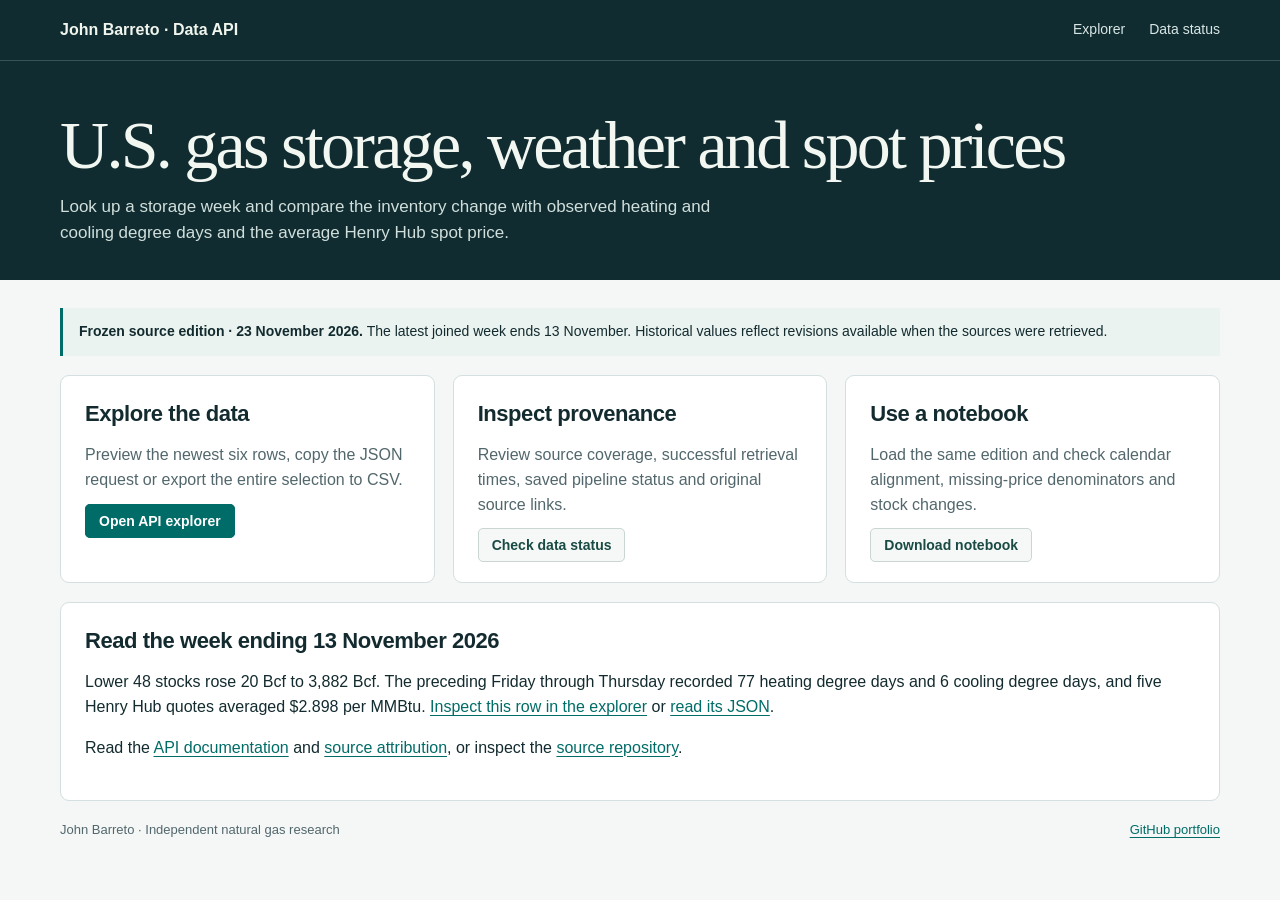
<file: index.html>
<!doctype html>
<html lang="en">
<head>
  <meta charset="utf-8"><meta name="viewport" content="width=device-width, initial-scale=1">
  <title>Natural Gas Data API · John Barreto</title>
  <meta name="description" content="Explore a documented, frozen snapshot of Lower 48 natural gas storage, observed weather and Henry Hub spot prices. JSON, CSV and notebook examples.">
  <link rel="stylesheet" href="lab/api/style.css">
</head>
<body>
  <a class="skip" href="#main">Skip to project</a>
  <header class="mast"><div class="wrap"><a class="wordmark" href="./" aria-current="page">John Barreto · Data API</a><nav aria-label="Project"><a href="lab/api/">Explorer</a><a href="lab/api/status.html">Data status</a></nav></div></header>
  <section class="hero"><div class="wrap"><h1>U.S. gas storage, weather and spot prices</h1><p>Look up a storage week and compare the inventory change with observed heating and cooling degree days and the average Henry Hub spot price.</p></div></section>
  <main class="wrap workspace" id="main">
    <p class="snapshot-note"><strong>Frozen source edition · 23 November 2026.</strong> The latest joined week ends 13 November. Historical values reflect revisions available when the sources were retrieved.</p>
    <div class="home-grid">
      <section class="panel pad"><h2>Explore the data</h2><p>Preview the newest six rows, copy the JSON request or export the entire selection to CSV.</p><a class="btn primary" href="lab/api/">Open API explorer</a></section>
      <section class="panel pad"><h2>Inspect provenance</h2><p>Review source coverage, successful retrieval times, saved pipeline status and original source links.</p><a class="btn" href="lab/api/status.html">Check data status</a></section>
      <section class="panel pad"><h2>Use a notebook</h2><p>Load the same edition and check calendar alignment, missing-price denominators and stock changes.</p><a class="btn" href="lab/api/natural_gas_api.ipynb" download>Download notebook</a></section>
    </div>
    <section class="panel pad" style="margin-top:19px"><h2>Read the week ending 13 November 2026</h2><p>Lower 48 stocks rose 20 Bcf to 3,882 Bcf. The preceding Friday through Thursday recorded 77 heating degree days and 6 cooling degree days, and five Henry Hub quotes averaged $2.898 per MMBtu. <a href="lab/api/?resource=weekly&amp;window=latest">Inspect this row in the explorer</a> or <a href="lab/api/v1/latest.json">read its JSON</a>.</p><p>Read the <a href="https://github.com/NeuraX-JB/natural-gas-data-api/blob/main/lab/api/README.md">API documentation</a> and <a href="https://github.com/NeuraX-JB/natural-gas-data-api/blob/main/DATA_SOURCES.md">source attribution</a>, or inspect the <a href="https://github.com/NeuraX-JB/natural-gas-data-api">source repository</a>.</p></section>
    <footer class="footer"><span>John Barreto · Independent natural gas research</span><a href="https://github.com/NeuraX-JB">GitHub portfolio</a></footer>
  </main>
</body>
</html>
</file>
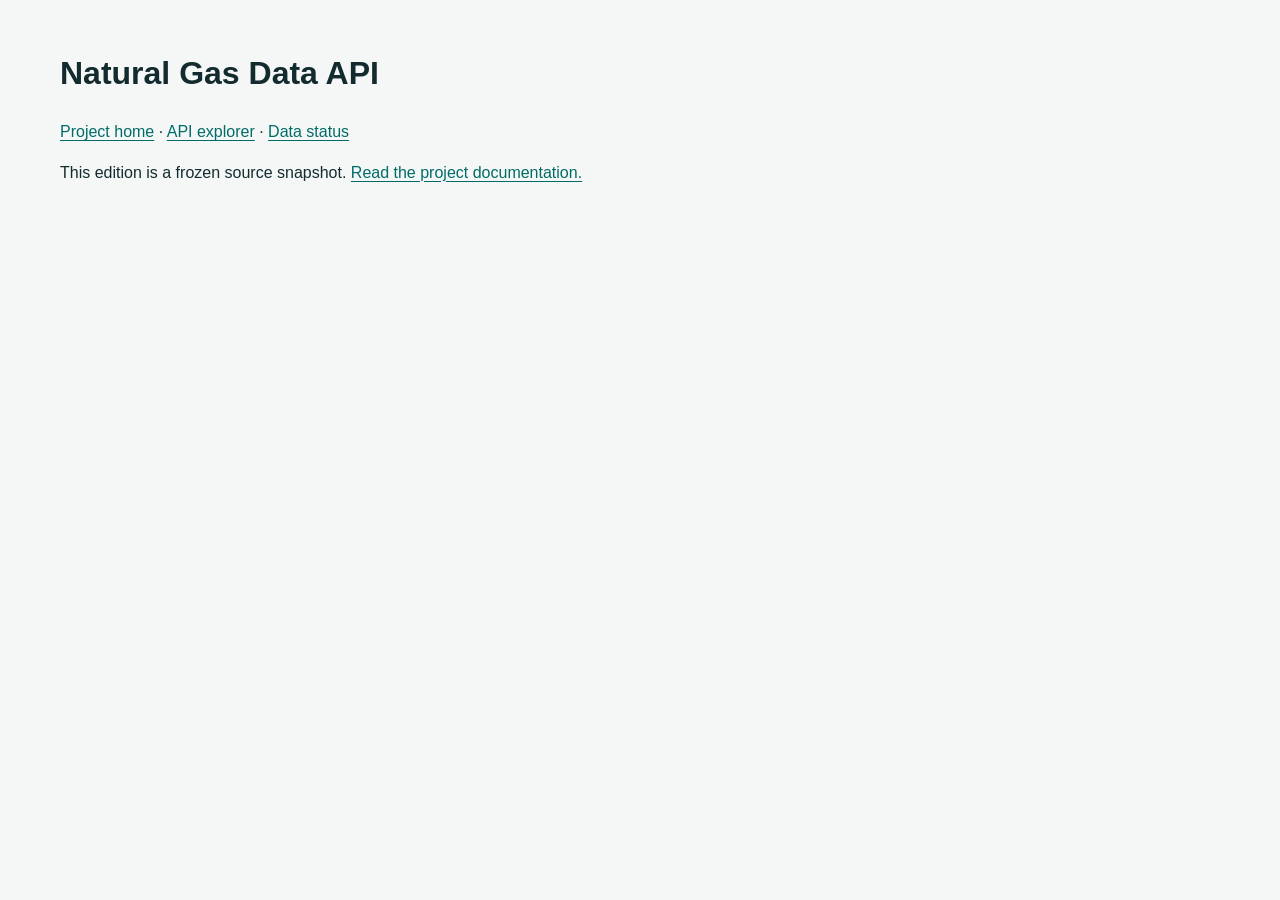
<file: lab/index.html>
<!doctype html><html lang="en"><head><meta charset="utf-8"><meta name="viewport" content="width=device-width,initial-scale=1"><title>Data API · Project navigation</title><link rel="stylesheet" href="api/style.css"></head><body><main class="wrap workspace"><h1>Natural Gas Data API</h1><p><a href="../">Project home</a> · <a href="api/">API explorer</a> · <a href="api/status.html">Data status</a></p><p>This edition is a frozen source snapshot. <a href="../README.md">Read the project documentation.</a></p></main></body></html>
</file>
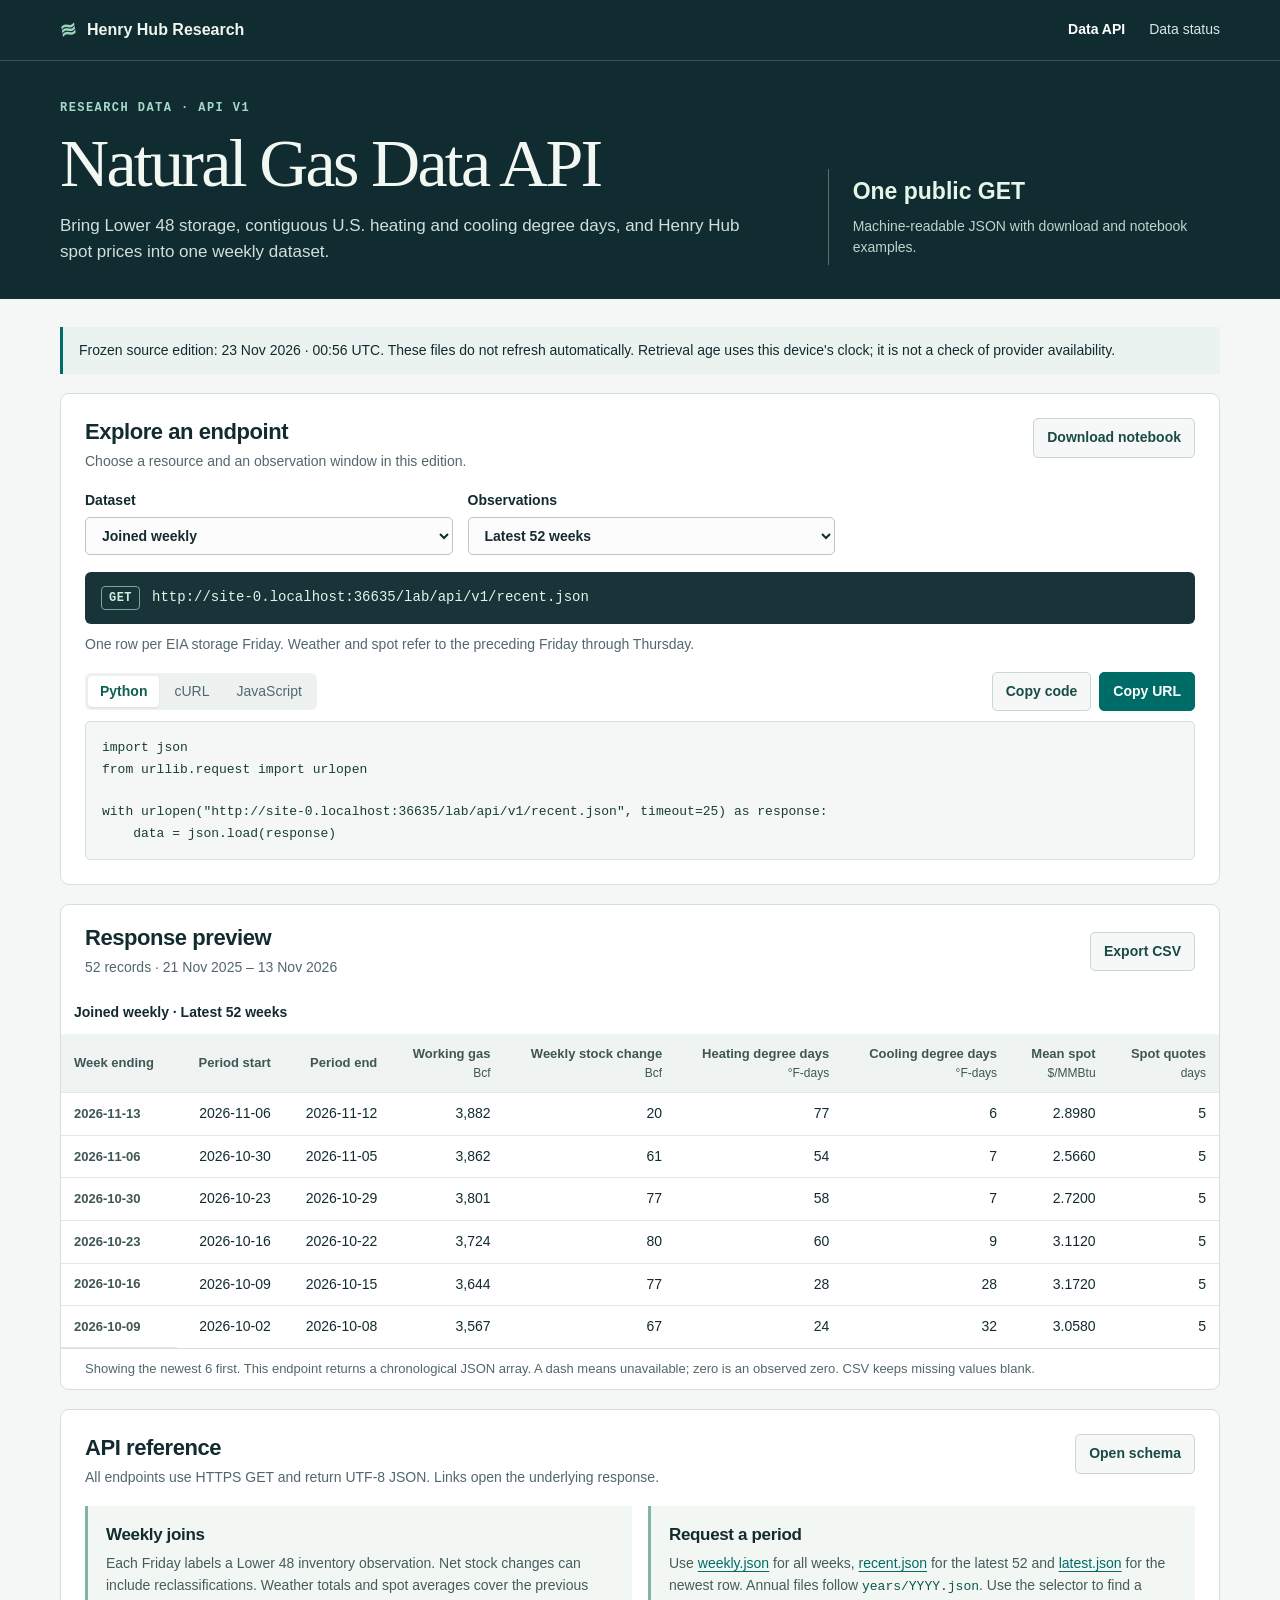
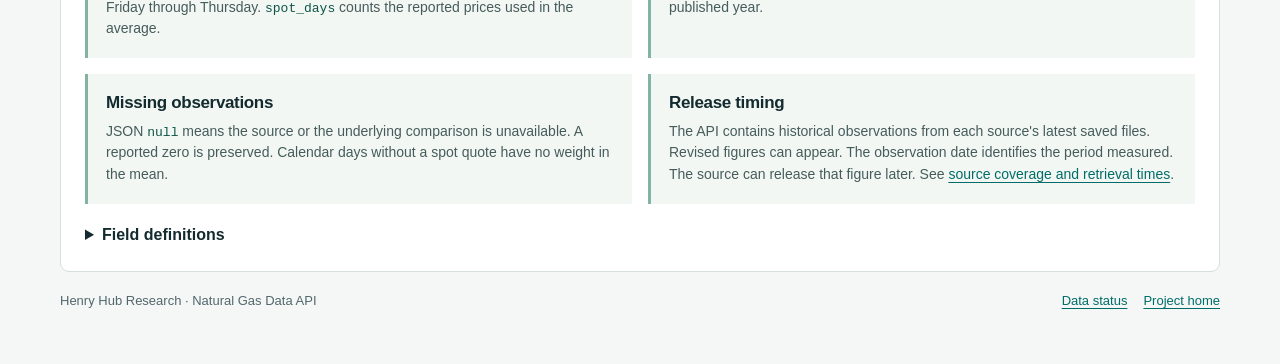
<file: lab/api/index.html>
<!doctype html>
<html lang="en">
  <head>
    <meta charset="utf-8" />
    <meta name="viewport" content="width=device-width,initial-scale=1" />
    <meta name="theme-color" content="#102c30" />
    <title>Natural Gas Data API | Henry Hub Research</title>
    <meta
      name="description"
      content="Pull public Lower 48 storage, degree-day weather and Henry Hub spot data into a notebook with one HTTP request."
    />
    <link rel="stylesheet" href="style.css" />
    <script defer src="response.js"></script>
    <script defer src="api.js"></script>
  </head>
  <body data-page="explore">
    <a class="skip" href="#explore">Skip to dataset</a>
    <header class="mast">
      <div class="wrap">
        <a class="wordmark" href="../../"
          ><span class="mark" aria-hidden="true">≋</span>Henry Hub Research</a
        >
        <nav aria-label="API">
          <a href="./" aria-current="page">Data API</a><a href="status.html">Data status</a>
        </nav>
      </div>
    </header>
    <section class="hero">
      <div class="wrap hero-grid">
        <div>
          <div class="label">Research data · API v1</div>
          <h1>Natural Gas Data API</h1>
          <p>
            Bring Lower 48 storage, contiguous U.S. heating and cooling degree days, and Henry Hub spot prices
            into one weekly dataset.
          </p>
        </div>
        <div class="heroaside">
          <strong>One public GET</strong
          ><span>Machine-readable JSON with download and notebook examples.</span>
        </div>
      </div>
    </section>
    <main class="wrap workspace" id="explore">
      <div class="error" id="error" role="alert" hidden></div>
      <p class="snapshot-note" id="snapshot-note">This repository contains a frozen source edition. Loading its timestamp…</p>
      <noscript><p class="error">Interactive previews require JavaScript. Read the <a href="v1/index.json">catalog</a> or <a href="v1/weekly.json">weekly JSON</a> directly.</p></noscript>
      <section class="panel pad">
        <div class="section-head">
          <div>
            <h2>Explore an endpoint</h2>
            <p>Choose a resource and an observation window in this edition.</p>
          </div>
          <a class="btn" href="natural_gas_api.ipynb" download>Download notebook</a>
        </div>
        <div class="controls">
          <label
            >Dataset<select id="dataset" data-needs-catalog disabled>
              <option value="weekly">Joined weekly</option>
              <option value="storage">Working gas storage</option>
              <option value="weather">Heating and cooling</option>
              <option value="spot">Henry Hub spot</option>
            </select></label
          ><label
            >Observations<select id="partition" data-needs-catalog disabled>
              <option value="recent">Latest 52 weeks</option>
            </select></label
          >
        </div>
        <div class="endpoint">
          <span class="get">GET</span><a id="api-link" href="v1/recent.json">v1/recent.json</a>
        </div>
        <p class="hint" id="about">Loading data documentation…</p>
        <div class="flexrow tool-row">
          <div class="snippet-tabs" role="group" aria-label="Code examples">
            <button type="button" data-needs-catalog disabled data-code="python" aria-pressed="true">Python</button
            ><button type="button" data-needs-catalog disabled data-code="curl" aria-pressed="false">cURL</button
            ><button type="button" data-needs-catalog disabled data-code="js" aria-pressed="false">JavaScript</button>
          </div>
          <div class="buttons">
            <span class="copy-note" id="notice" role="status"></span
            ><button class="btn" type="button" id="copy-code" data-needs-catalog disabled>Copy code</button
            ><button class="btn primary" type="button" id="copy-url" data-needs-catalog disabled>Copy URL</button>
          </div>
        </div>
        <pre id="snippet" tabindex="0" aria-label="Request example"></pre>
      </section>
      <section class="panel" id="preview" aria-labelledby="preview-title" aria-busy="true">
        <div class="flexrow tablehead">
          <div>
            <h2 id="preview-title">Response preview</h2>
            <p id="summary" class="small" role="status">Loading observations…</p>
          </div>
          <button type="button" class="btn" id="csv" disabled>Export CSV</button>
        </div>
        <div class="tablebox" tabindex="0" aria-label="Response preview table">
          <table aria-describedby="table-hint">
            <caption id="table-caption">Selected observations</caption>
            <thead id="t-head"></thead>
            <tbody id="t-body"></tbody>
          </table>
        </div>
        <p class="subline" id="table-hint"></p>
      </section>
      <section class="panel pad">
        <div class="section-head">
          <div>
            <h2>API reference</h2>
            <p>
              All endpoints use HTTPS GET and return UTF-8 JSON. Links open the underlying response.
            </p>
          </div>
          <a class="btn" href="v1/index.json">Open schema</a>
        </div>
        <div class="docs-grid">
          <article>
            <h3>Weekly joins</h3>
            <p>
              Each Friday labels a Lower 48 inventory observation. Net stock changes can include
              reclassifications. Weather totals and spot averages cover the previous Friday through
              Thursday. <code>spot_days</code> counts the reported prices used in the average.
            </p>
          </article>
          <article>
            <h3>Request a period</h3>
            <p>
              Use <a href="v1/weekly.json">weekly.json</a> for all weeks,
              <a href="v1/recent.json">recent.json</a> for the latest 52 and
              <a href="v1/latest.json">latest.json</a> for the newest row. Annual files follow
              <code>years/YYYY.json</code>. Use the selector to find a published year.
            </p>
          </article>
          <article>
            <h3>Missing observations</h3>
            <p>
              JSON <code>null</code> means the source or the underlying comparison is unavailable. A
              reported zero is preserved. Calendar days without a spot quote have no weight in the
              mean.
            </p>
          </article>
          <article>
            <h3>Release timing</h3>
            <p>
              The API contains historical observations from each source's latest saved files.
              Revised figures can appear. The observation date identifies the period measured. The
              source can release that figure later. See
              <a href="status.html">source coverage and retrieval times</a>.
            </p>
          </article>
        </div>
        <details class="dictionary">
          <summary>Field definitions</summary>
          <dl id="definitions"></dl>
        </details>
      </section>
      <footer class="footer">
        <span>Henry Hub Research · Natural Gas Data API</span
        ><span class="footlinks"
          ><a href="status.html">Data status</a><a href="../../">Project home</a></span
        >
      </footer>
    </main>
  </body>
</html>
</file>
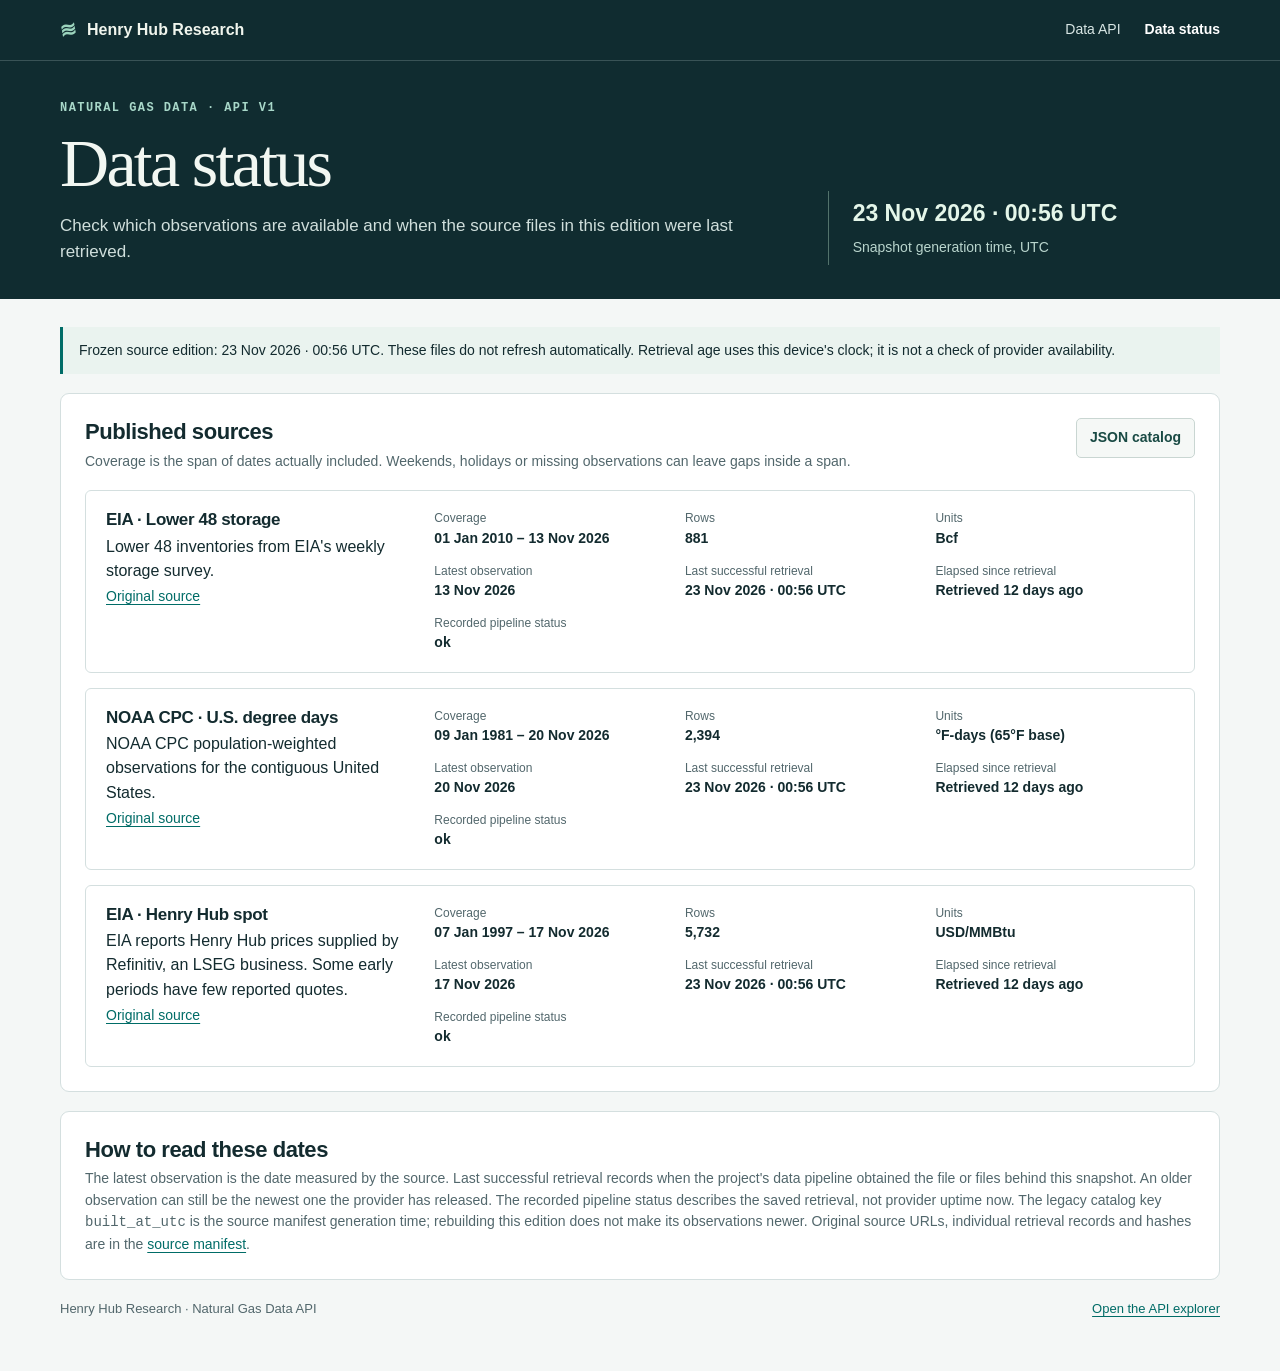
<file: lab/api/status.html>
<!doctype html>
<html lang="en">
  <head>
    <meta charset="utf-8" />
    <meta name="viewport" content="width=device-width,initial-scale=1" />
    <meta name="theme-color" content="#102c30" />
    <title>Data status | Natural Gas Data API</title>
    <meta
      name="description"
      content="Coverage, units and last successful retrieval for storage, weather and spot in the Natural Gas Data API."
    />
    <link rel="stylesheet" href="style.css" />
    <script defer src="response.js"></script>
    <script defer src="api.js"></script>
  </head>
  <body data-page="status">
    <a class="skip" href="#status">Skip to source status</a>
    <header class="mast">
      <div class="wrap">
        <a class="wordmark" href="../../"
          ><span class="mark" aria-hidden="true">≋</span>Henry Hub Research</a
        >
        <nav aria-label="API">
          <a href="./">Data API</a><a href="status.html" aria-current="page">Data status</a>
        </nav>
      </div>
    </header>
    <section class="hero">
      <div class="wrap hero-grid">
        <div>
          <div class="label">Natural gas data · API v1</div>
          <h1>Data status</h1>
          <p>
            Check which observations are available and when the source files in this edition were
            last retrieved.
          </p>
        </div>
        <div class="heroaside status-stamp">
          <strong id="build-stamp">Loading…</strong><span>Snapshot generation time, UTC</span>
        </div>
      </div>
    </section>
    <main class="wrap workspace" id="status">
      <div class="error" id="error" role="alert" hidden></div>
      <p class="snapshot-note" id="snapshot-note">This repository contains a frozen source edition. Loading its timestamp…</p>
      <noscript><p class="error">Interactive previews require JavaScript. Read the <a href="v1/index.json">catalog</a> or <a href="v1/weekly.json">weekly JSON</a> directly.</p></noscript>
      <section class="panel pad">
        <div class="section-head">
          <div>
            <h2>Published sources</h2>
            <p>
              Coverage is the span of dates actually included. Weekends, holidays or missing
              observations can leave gaps inside a span.
            </p>
          </div>
          <a class="btn" href="v1/index.json">JSON catalog</a>
        </div>
        <div class="status-list" id="source-list" aria-live="polite"></div>
      </section>
      <section class="panel pad">
        <h2>How to read these dates</h2>
        <p class="lede">
          The latest observation is the date measured by the source. Last successful retrieval
          records when the project's data pipeline obtained the file or files behind this snapshot.
          An older observation can still be the newest one the provider has released. The recorded pipeline status describes the saved retrieval, not provider uptime now. The legacy catalog key <code>built_at_utc</code> is the source manifest generation time; rebuilding this edition does not make its observations newer. Original
          source URLs, individual retrieval records and hashes are in the
          <a href="../data/manifest.json">source manifest</a>.
        </p>
      </section>
      <footer class="footer">
        <span>Henry Hub Research · Natural Gas Data API</span><a href="./">Open the API explorer</a>
      </footer>
    </main>
  </body>
</html>
</file>
<file: lab/api/style.css>
:root {
  color-scheme: light;
  --ink: #132b2f;
  --muted: #52676c;
  --teal: #006c67;
  --deep: #102c30;
  --mint: #c6ebe0;
  --paper: #f4f7f6;
  --surface: #fff;
  --line: #d4dfdf;
  --mono: ui-monospace, SFMono-Regular, Consolas, monospace;
  --body: Inter, Arial, Helvetica, sans-serif;
}
* {
  box-sizing: border-box;
}
body {
  margin: 0;
  color: var(--ink);
  background: var(--paper);
  font: 16px/1.54 var(--body);
}
a {
  color: var(--teal);
  text-underline-offset: 0.2em;
}
button,
select {
  font: inherit;
}
a:focus-visible,
button:focus-visible,
select:focus-visible,
summary:focus-visible {
  outline: 3px solid #dd8e41;
  outline-offset: 3px;
}
.wrap {
  width: min(1160px, calc(100% - 48px));
  margin: auto;
}
.mast {
  background: var(--deep);
  color: white;
  border-bottom: 1px solid #395356;
}
.mast .wrap {
  display: flex;
  justify-content: space-between;
  align-items: center;
  min-height: 60px;
  gap: 18px;
}
.mast nav {
  display: flex;
  align-items: center;
  gap: 24px;
}
.mast a {
  color: #d8e6e4;
  text-decoration: none;
  font-size: 14px;
}
.mast [aria-current] {
  color: #fff;
  font-weight: 700;
}
.mast .wordmark {
  display: flex;
  gap: 10px;
  align-items: center;
  font-size: 16px;
  font-weight: 680;
  color: #f0f5ed;
}
.mark {
  font-size: 20px;
  color: #9cd4bd;
  letter-spacing: -5px;
  transform: rotate(-10deg);
  margin-right: 5px;
}
.hero {
  background: var(--deep);
  color: #f2f7f2;
  padding: 38px 0 34px;
}
.hero-grid {
  display: grid;
  grid-template-columns: 1.5fr 0.8fr;
  align-items: end;
  gap: 32px;
}
.label {
  font-size: 12px;
  font-family: var(--mono);
  letter-spacing: 0.12em;
  text-transform: uppercase;
  font-weight: 600;
}
.hero .label {
  color: #a8d8c9;
}
.hero h1 {
  font:
    normal clamp(40px, 5.5vw, 68px)/1.06 Georgia,
    "Times New Roman",
    serif;
  letter-spacing: -0.04em;
  margin: 10px 0 13px;
}
.hero p {
  max-width: 690px;
  color: #d0dfdc;
  margin: 0;
  font-size: 17px;
}
.heroaside {
  border-left: 1px solid #52726b;
  padding: 5px 0 6px 24px;
  display: grid;
  gap: 6px;
  font-size: 14px;
}
.heroaside strong {
  color: #e4f6e9;
  font-size: 23px;
}
.heroaside span {
  color: #b9d5cd;
}
.workspace {
  padding-top: 28px;
  padding-bottom: 38px;
}
.panel {
  background: white;
  border: 1px solid var(--line);
  border-radius: 9px;
  margin: 0 0 19px;
  overflow: hidden;
}
.pad {
  padding: 24px;
}
.section-head {
  display: flex;
  gap: 14px;
  justify-content: space-between;
  align-items: flex-start;
  flex-wrap: wrap;
  margin-bottom: 18px;
}
h2,
h3 {
  margin: 0;
  line-height: 1.25;
  letter-spacing: -0.02em;
}
h2 {
  font-size: 22px;
}
h3 {
  font-size: 17px;
}
.section-head p,
.small,
.hint,
.lede {
  margin: 5px 0 0;
  color: var(--muted);
  font-size: 14px;
}
.hint {
  margin: 10px 0 0;
}
.buttons {
  display: flex;
  gap: 8px;
  align-items: center;
  flex-wrap: wrap;
}
.btn {
  background: #f5f8f6;
  border: 1px solid #c9d6d2;
  border-radius: 5px;
  cursor: pointer;
  text-decoration: none;
  color: #194a44;
  padding: 8px 13px;
  font-size: 14px;
  font-weight: 600;
  white-space: nowrap;
}
.btn:hover {
  background: #e8f2ee;
}
.btn.primary {
  background: var(--teal);
  color: white;
  border-color: var(--teal);
}
.btn.primary:hover {
  background: #004e4b;
}
.get {
  border: 1px solid #76a99c;
  color: #cbf1df;
  border-radius: 4px;
  font: 700 12px var(--mono);
  letter-spacing: 0.04em;
  padding: 4px 7px;
  align-self: start;
}
.controls {
  display: grid;
  grid-template-columns: minmax(150px, 1fr) minmax(135px, 1fr);
  gap: 15px;
  margin-bottom: 17px;
  max-width: 750px;
}
.controls label {
  display: grid;
  gap: 5px;
  font-weight: 650;
  font-size: 14px;
}
select {
  border: 1px solid #b9c9c5;
  border-radius: 5px;
  min-width: 0;
  width: 100%;
  background: #fbfcfb;
  color: var(--ink);
  padding: 9px 12px;
}
.endpoint {
  display: flex;
  align-items: center;
  gap: 12px;
  background: #183438;
  color: #e0f4e9;
  border-radius: 6px;
  padding: 14px 16px;
}
.endpoint a {
  color: #e0f4e9;
  text-decoration: none;
  overflow-wrap: anywhere;
  font: 14px/1.65 var(--mono);
}
.endpoint a:hover {
  text-decoration: underline;
}
.flexrow {
  display: flex;
  justify-content: space-between;
  align-items: center;
  gap: 14px;
  flex-wrap: wrap;
}
.tool-row {
  margin-top: 16px;
}
.snippet-tabs {
  display: flex;
  gap: 3px;
  background: #edf2f0;
  border-radius: 6px;
  padding: 3px;
}
.snippet-tabs button {
  padding: 5px 12px;
  border: 0;
  cursor: pointer;
  background: transparent;
  border-radius: 4px;
  color: var(--muted);
  font-size: 14px;
}
.snippet-tabs button[aria-pressed="true"] {
  background: white;
  color: #0d6052;
  box-shadow: 0 1px 2px #234d451c;
  font-weight: 650;
}
pre {
  font: 13px/1.65 var(--mono);
  padding: 15px 16px;
  border: 1px solid var(--line);
  border-radius: 5px;
  background: #f4f7f5;
  color: #183d37;
  white-space: pre-wrap;
  overflow-wrap: anywhere;
  margin: 10px 0 0;
}
.tablebox {
  overflow-x: auto;
}
table {
  border-collapse: collapse;
  width: 100%;
  font-size: 14px;
  font-variant-numeric: tabular-nums;
  white-space: nowrap;
}
th,
td {
  text-align: right;
  padding: 10px 13px;
  border-bottom: 1px solid #e1e8e5;
}
th {
  background: #eff4f2;
  color: #3f5655;
  font-size: 13px;
  font-weight: 650;
}
th:first-child,
td:first-child {
  text-align: left;
}
th small {
  display: block;
  font-weight: 400;
  font-size: 12px;
}
tbody tr:last-child td {
  border-bottom: 0;
}
tbody tr:hover {
  background: #f4f8f6;
}
.tablebox pre {
  padding: 0;
  border: 0;
}
.panel .tablehead {
  padding: 19px 24px 14px;
  margin: 0;
}
.footer {
  display: flex;
  justify-content: space-between;
  flex-wrap: wrap;
  gap: 10px;
  font-size: 13px;
  color: var(--muted);
  margin: 15px 0;
}
.subline {
  font-size: 13px;
  margin: 0;
  padding: 10px 24px;
  color: var(--muted);
  border-top: 1px solid var(--line);
}
.docs-grid {
  display: grid;
  grid-template-columns: 1fr 1fr;
  gap: 16px;
}
.docs-grid article {
  padding: 18px;
  border-left: 3px solid #83b3a2;
  background: #f3f7f4;
}
.docs-grid p {
  font-size: 14px;
  color: #455c5a;
  margin: 8px 0 0;
}
.docs-grid code,
dd code {
  font: 13px var(--mono);
  color: #0d5548;
}
.dictionary {
  margin-top: 19px;
}
summary {
  cursor: pointer;
  font-weight: 600;
}
dl {
  margin: 14px 0 0;
}
dt {
  font: 600 14px var(--mono);
  margin: 12px 0 0;
}
dd {
  font-size: 14px;
  color: var(--muted);
  margin: 3px 0 0;
}
.status-list {
  display: grid;
  gap: 15px;
}
.source-card {
  padding: 18px 20px;
  border: 1px solid var(--line);
  border-radius: 6px;
  display: grid;
  gap: 14px;
  grid-template-columns: minmax(170px, 0.85fr) minmax(0, 2fr);
}
.source-card b {
  display: block;
}
.source-card p {
  margin: 4px 0 0;
}
.facts {
  display: grid;
  grid-template-columns: repeat(3, 1fr);
  gap: 12px;
  font-size: 14px;
}
.facts span {
  display: block;
  color: var(--muted);
  font-size: 12px;
}
.status-link {
  font-size: 14px;
}
.footlinks {
  display: flex;
  gap: 16px;
}
.status-time {
  white-space: nowrap;
}
.error {
  background: #ffede8;
  color: #822d18;
  border-left: 3px solid #ba4b25;
  padding: 12px;
}
.skip {
  position: absolute;
  left: -100vw;
}
.skip:focus {
  position: fixed;
  left: 8px;
  top: 8px;
  z-index: 3;
  background: white;
  padding: 10px;
}
[hidden] {
  display: none !important;
}
.empty {
  color: var(--muted);
  font-size: 14px;
}
.copy-note {
  font-size: 13px;
  color: #14604f;
}
.field-table td:first-child {
  font-family: var(--mono);
}
@media (max-width: 720px) {
  .wrap {
    width: min(100% - 28px, 1160px);
  }
  .hero {
    padding: 26px 0;
  }
  .hero-grid {
    grid-template-columns: 1fr;
    gap: 19px;
  }
  .heroaside {
    display: none;
  }
  .pad {
    padding: 18px;
  }
  .mast nav {
    gap: 12px;
  }
  .docs-grid,
  .source-card {
    grid-template-columns: 1fr;
  }
  .workspace {
    padding-top: 17px;
  }
  .panel .tablehead {
    padding: 15px 17px 10px;
  }
  .endpoint {
    padding: 11px;
    gap: 7px;
  }
  .controls {
    gap: 8px;
  }
  .btn {
    padding: 7px 10px;
  }
  .hero p {
    font-size: 16px;
  }
}
@media (max-width: 430px) {
  .mast .wordmark {
    font-size: 14px;
  }
  .mast a {
    font-size: 13px;
  }
  .mast nav {
    gap: 8px;
  }
  .facts {
    grid-template-columns: repeat(2, 1fr);
  }
  .hero h1 {
    font-size: 41px;
  }
  .section-head {
    margin-bottom: 14px;
  }
}

/* Keep keyboard focus, units, and edition information available at every width. */
:focus-visible { outline: 3px solid #a95500; outline-offset: 3px; }
button:disabled, select:disabled { cursor: not-allowed; opacity: .65; }
caption { text-align: left; padding: 10px 13px; font-weight: 700; color: var(--ink); }
tbody th { background: transparent; font-weight: 600; }
.snapshot-note { border-left: 3px solid var(--teal); background: #eaf3ef; padding: 13px 16px; margin: 0 0 19px; font-size: 14px; }
.home-grid { display: grid; grid-template-columns: repeat(auto-fit,minmax(min(260px,100%),1fr)); gap: 18px; }
.home-grid .panel { margin-bottom: 0; }
.home-grid h2 { margin-bottom: 12px; }
.home-grid p { color: var(--muted); }
@media (max-width:720px) { .heroaside.status-stamp { display: grid; } }
@media (prefers-reduced-motion:reduce) { * { scroll-behavior: auto !important; } }
</file>
